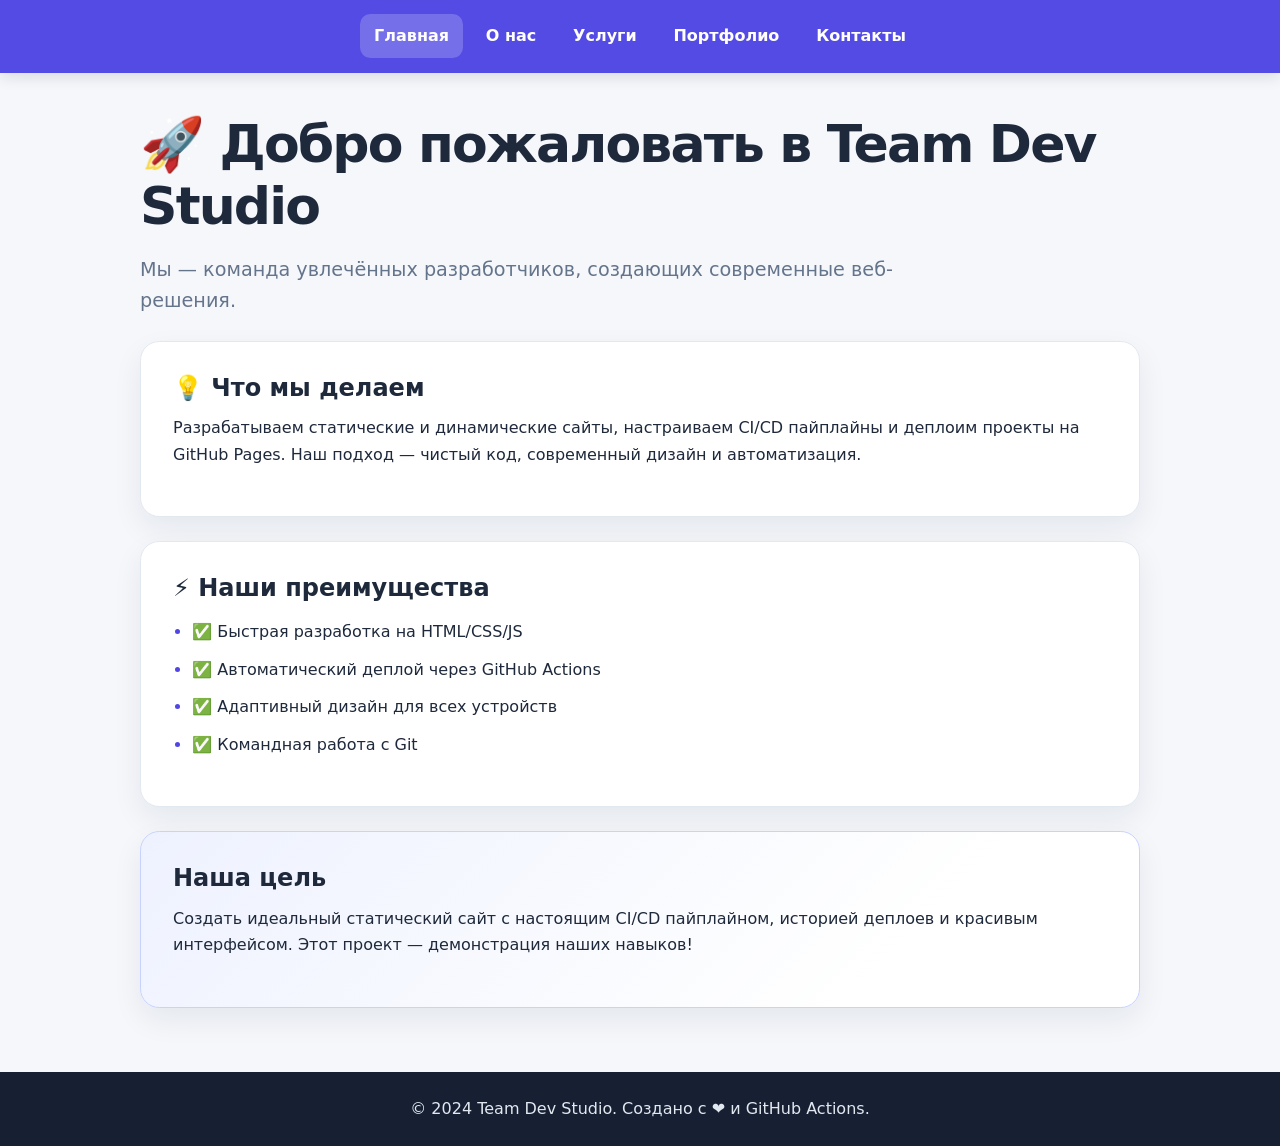
<file: index.html>
<!DOCTYPE html>
<html lang="ru">
<head>
    <meta charset="UTF-8">
    <meta name="viewport" content="width=device-width, initial-scale=1.0">
    <title>Главная | Team Dev Studio</title>
    <link rel="stylesheet" href="assets/style.css">
</head>
<body>
    <header>
        <nav>
            <ul>
                <li><a href="index.html" class="active">Главная</a></li>
                <li><a href="about.html">О нас</a></li>
                <li><a href="services.html">Услуги</a></li>
                <li><a href="portfolio.html">Портфолио</a></li>
                <li><a href="contact.html">Контакты</a></li>
            </ul>
        </nav>
    </header>

    <main class="container">
        <section class="fade-in">
            <h1>🚀 Добро пожаловать в Team Dev Studio</h1>
            <p class="lead">Мы — команда увлечённых разработчиков, создающих современные веб-решения.</p>
        </section>

        <section class="fade-in">
            <div class="card">
                <h2>💡 Что мы делаем</h2>
                <p>Разрабатываем статические и динамические сайты, настраиваем CI/CD пайплайны и деплоим проекты на GitHub Pages. Наш подход — чистый код, современный дизайн и автоматизация.</p>
            </div>
        </section>

        <section class="fade-in">
            <div class="card">
                <h2>⚡ Наши преимущества</h2>
                <ul class="feature-list">
                    <li>✅ Быстрая разработка на HTML/CSS/JS</li>
                    <li>✅ Автоматический деплой через GitHub Actions</li>
                    <li>✅ Адаптивный дизайн для всех устройств</li>
                    <li>✅ Командная работа с Git</li>
                </ul>
            </div>
        </section>

        <section class="fade-in">
            <div class="card highlight">
                <h2> Наша цель</h2>
                <p>Создать идеальный статический сайт с настоящим CI/CD пайплайном, историей деплоев и красивым интерфейсом. Этот проект — демонстрация наших навыков!</p>
            </div>
        </section>
    </main>

    <footer>
        <p>&copy; 2024 Team Dev Studio. Создано с ❤️ и GitHub Actions.</p>
    </footer>

    <script src="assets/script.js"></script>
</body>
</html>
</file>
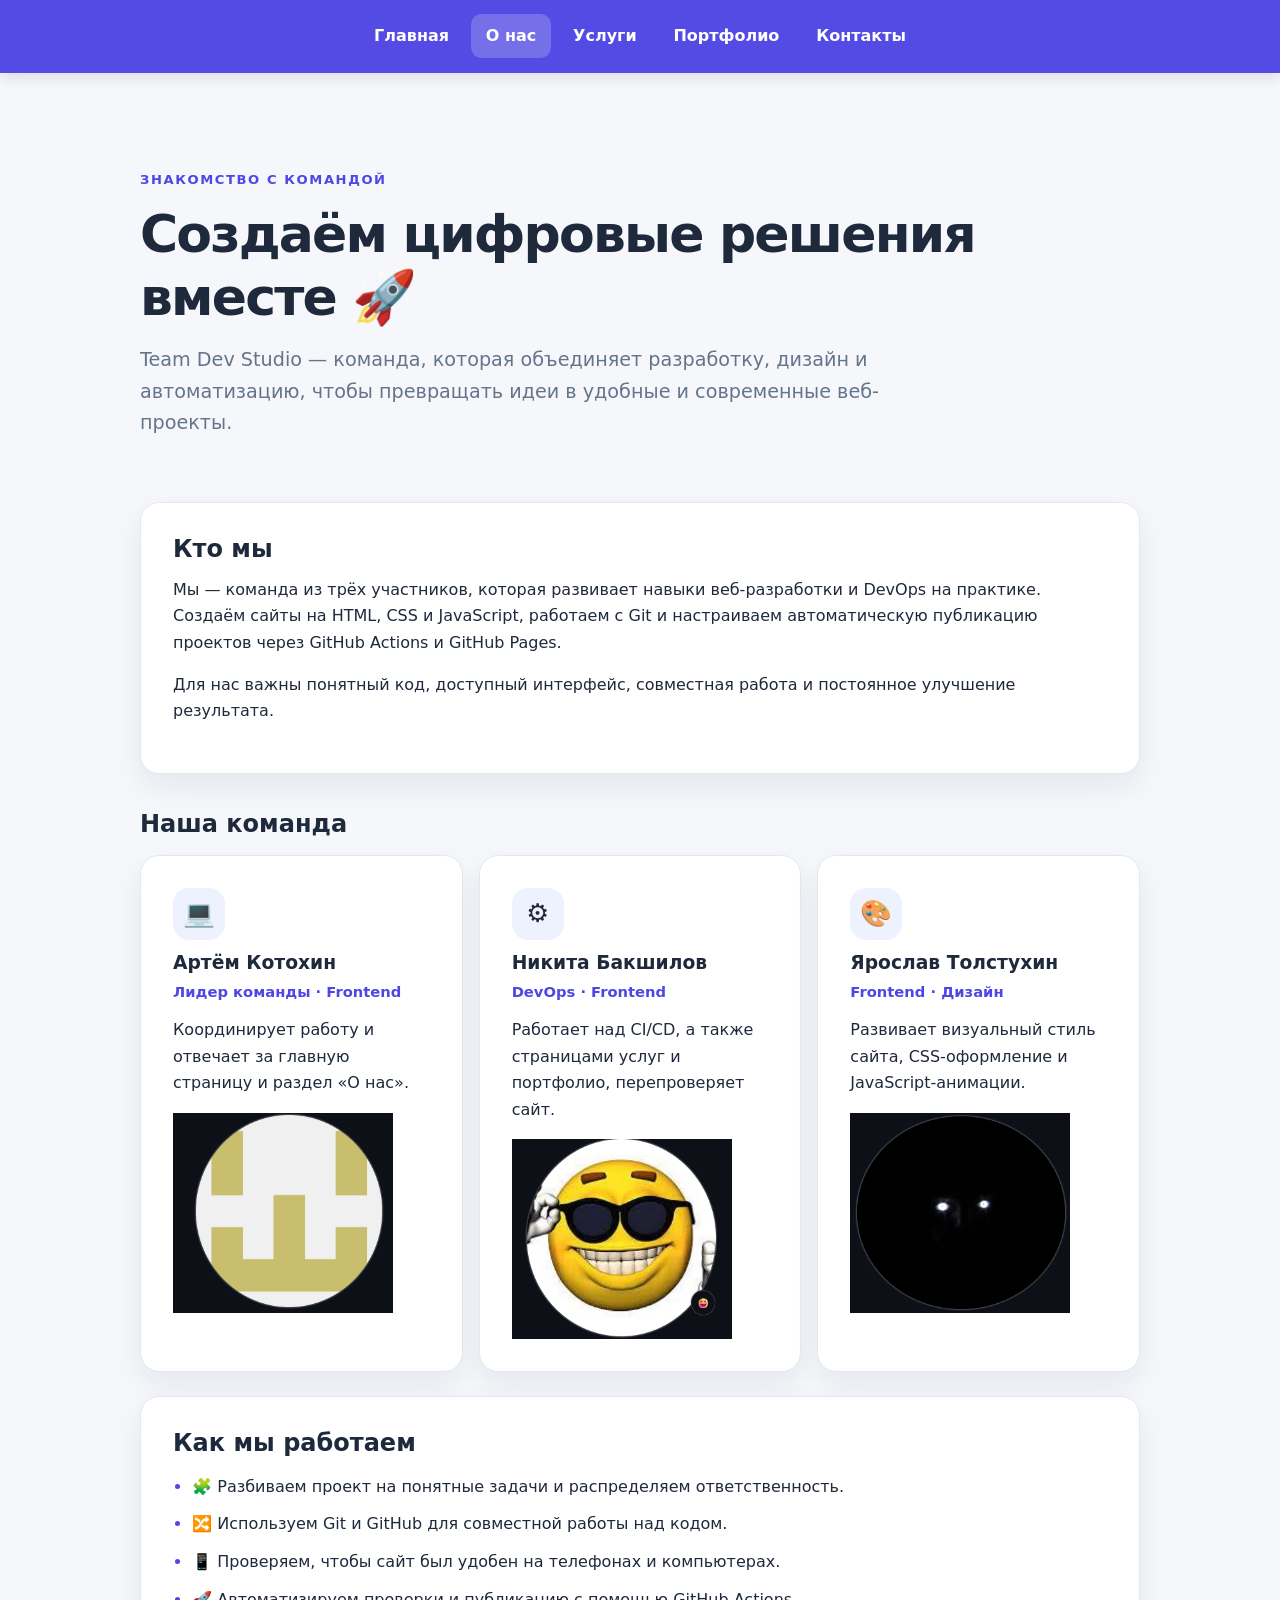
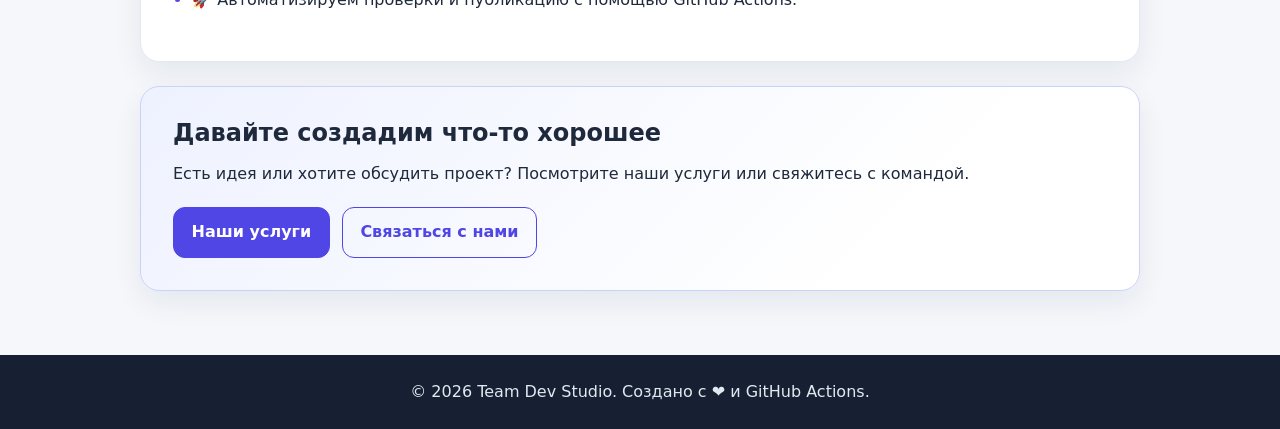
<file: about.html>
<!DOCTYPE html>
<html lang="ru">
<head>
    <meta charset="UTF-8">
    <meta name="viewport" content="width=device-width, initial-scale=1.0">
    <meta name="description" content="Узнайте больше о команде Team Dev Studio, наших принципах и навыках веб-разработки.">
    <title>О нас | Team Dev Studio</title>
    <link rel="stylesheet" href="assets/style.css">
</head>
<body>
    <header>
        <nav aria-label="Основная навигация">
            <ul>
                <li><a href="index.html">Главная</a></li>
                <li><a href="about.html" class="active" aria-current="page">О нас</a></li>
                <li><a href="services.html">Услуги</a></li>
                <li><a href="portfolio.html">Портфолио</a></li>
                <li><a href="contact.html">Контакты</a></li>
            </ul>
        </nav>
    </header>

    <main class="container about-page">
        <section class="fade-in page-hero">
            <p class="eyebrow">Знакомство с командой</p>
            <h1>Создаём цифровые решения вместе 🚀</h1>
            <p class="lead">Team Dev Studio — команда, которая объединяет разработку, дизайн и автоматизацию, чтобы превращать идеи в удобные и современные веб-проекты.</p>
        </section>

        <section class="fade-in">
            <div class="card">
                <h2>Кто мы</h2>
                <p>Мы — команда из трёх участников, которая развивает навыки веб-разработки и DevOps на практике. Создаём сайты на HTML, CSS и JavaScript, работаем с Git и настраиваем автоматическую публикацию проектов через GitHub Actions и GitHub Pages.</p>
                <p>Для нас важны понятный код, доступный интерфейс, совместная работа и постоянное улучшение результата.</p>
            </div>
        </section>

        <section class="fade-in">
            <h2 class="section-title">Наша команда</h2>
            <div class="team-grid">
                <article class="card team-card">
                    <div class="team-icon" aria-hidden="true">💻</div>
                    <h3>Артём Котохин</h3>
                    <p class="team-role">Лидер команды · Frontend</p>
                    <p>Координирует работу и отвечает за главную страницу и раздел «О нас».</p>
                    <img class="card-main" src="Artem.png">
                </article>
                <article class="card team-card">
                    <div class="team-icon" aria-hidden="true">⚙️</div>
                    <h3>Никита Бакшилов</h3>
                    <p class="team-role">DevOps · Frontend</p>
                    <p>Работает над CI/CD, а также страницами услуг и портфолио, перепроверяет сайт.</p>
                    <img class="card-main" src="nikit.png">
                </article>
                <article class="card team-card">
                    <div class="team-icon" aria-hidden="true">🎨</div>
                    <h3>Ярослав Толстухин</h3>
                    <p class="team-role">Frontend · Дизайн</p>
                    <p>Развивает визуальный стиль сайта, CSS-оформление и JavaScript-анимации.</p>
                    <img class="card-main" src="Yarik.png">
                </article>
            </div>
        </section>

        <section class="fade-in">
            <div class="card">
                <h2>Как мы работаем</h2>
                <ul class="feature-list">
                    <li>🧩 Разбиваем проект на понятные задачи и распределяем ответственность.</li>
                    <li>🔀 Используем Git и GitHub для совместной работы над кодом.</li>
                    <li>📱 Проверяем, чтобы сайт был удобен на телефонах и компьютерах.</li>
                    <li>🚀 Автоматизируем проверки и публикацию с помощью GitHub Actions.</li>
                </ul>
            </div>
        </section>

        <section class="fade-in">
            <div class="card highlight">
                <h2>Давайте создадим что-то хорошее</h2>
                <p>Есть идея или хотите обсудить проект? Посмотрите наши услуги или свяжитесь с командой.</p>
                <div class="button-row">
                    <a class="button-link" href="services.html">Наши услуги</a>
                    <a class="button-link button-link-secondary" href="contact.html">Связаться с нами</a>
                </div>
            </div>
        </section>
    </main>

    <footer>
        <p>&copy; 2026 Team Dev Studio. Создано с ❤️ и GitHub Actions.</p>
    </footer>

    <script src="assets/script.js"></script>
</body>
</html>
</file>
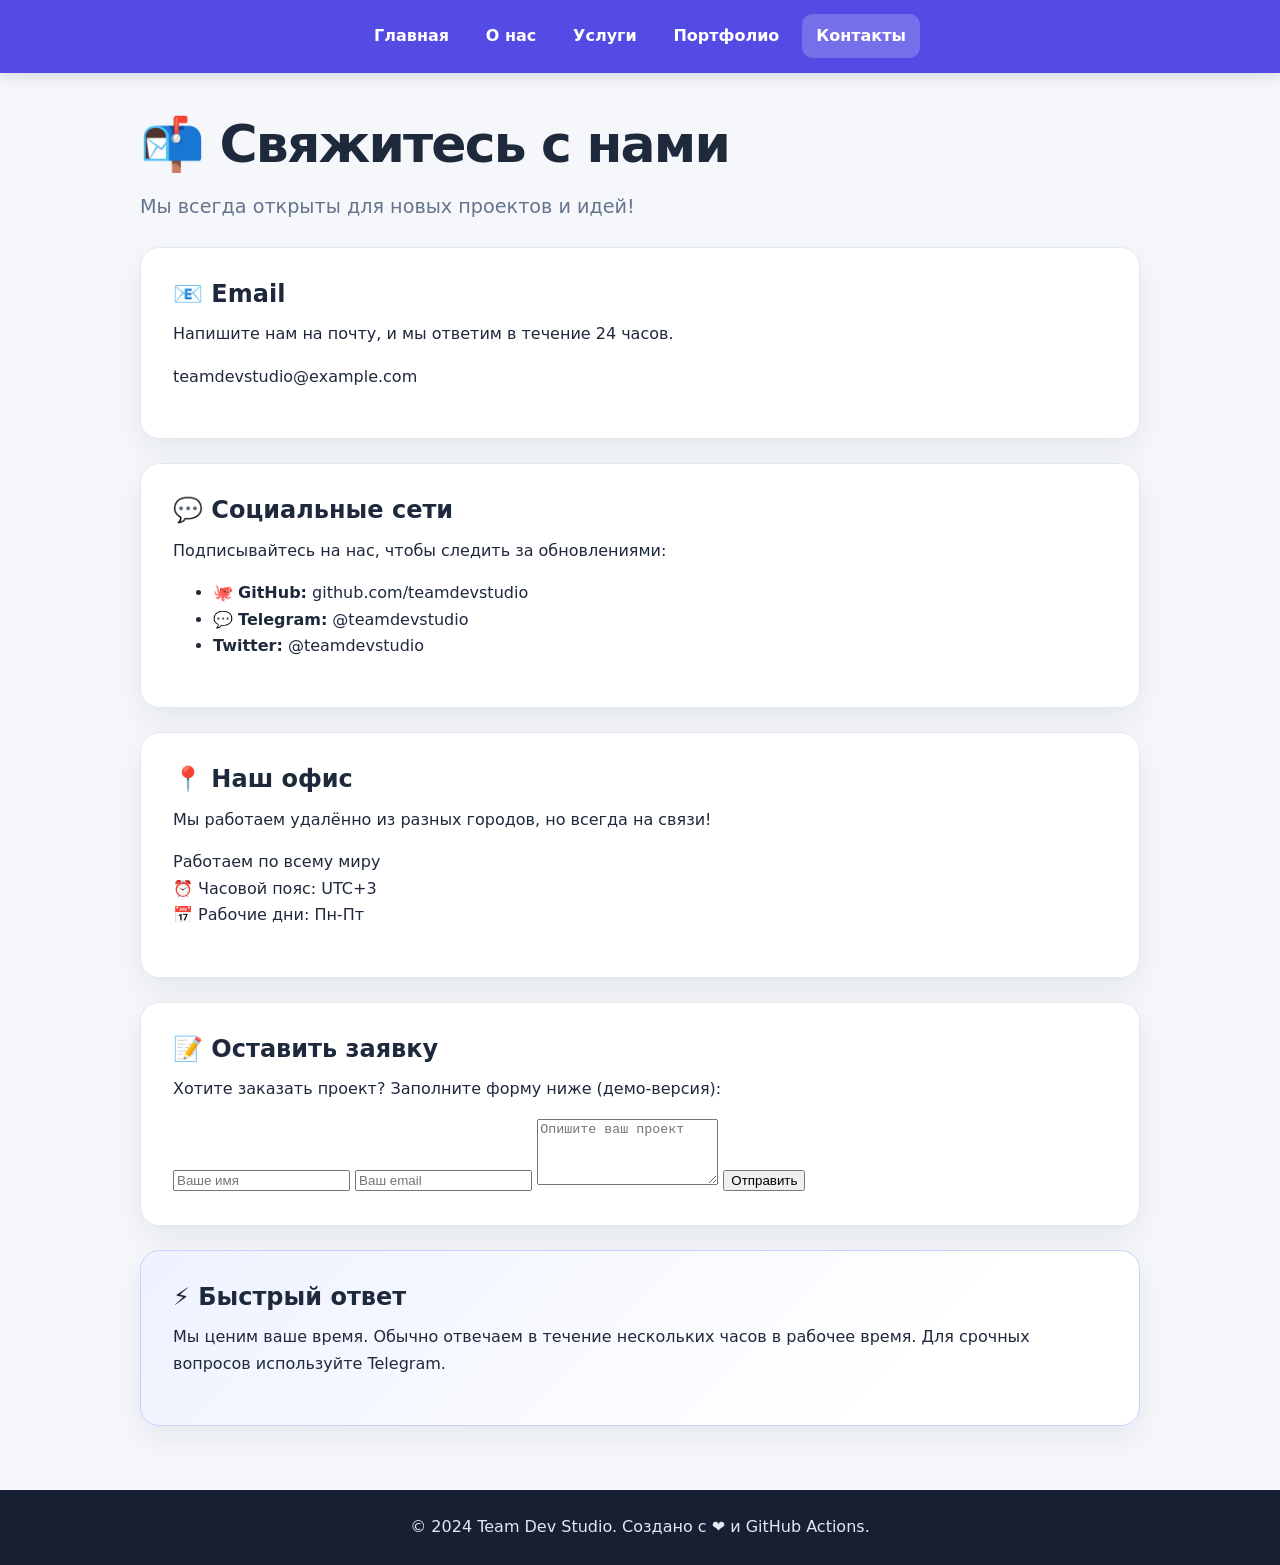
<file: contact.html>
<!DOCTYPE html>
<html lang="ru">
<head>
    <meta charset="UTF-8">
    <meta name="viewport" content="width=device-width, initial-scale=1.0">
    <title>Контакты | Team Dev Studio</title>
    <link rel="stylesheet" href="assets/style.css">
</head>
<body>
    <header>
        <nav>
            <ul>
                <li><a href="index.html">Главная</a></li>
                <li><a href="about.html">О нас</a></li>
                <li><a href="services.html">Услуги</a></li>
                <li><a href="portfolio.html">Портфолио</a></li>
                <li><a href="contact.html" class="active">Контакты</a></li>
            </ul>
        </nav>
    </header>

    <main class="container">
        <section class="fade-in">
            <h1>📬 Свяжитесь с нами</h1>
            <p class="lead">Мы всегда открыты для новых проектов и идей!</p>
        </section>

        <section class="fade-in">
            <div class="card">
                <h2>📧 Email</h2>
                <p>Напишите нам на почту, и мы ответим в течение 24 часов.</p>
                <p class="contact-info">teamdevstudio@example.com</p>
            </div>
        </section>

        <section class="fade-in">
            <div class="card">
                <h2>💬 Социальные сети</h2>
                <p>Подписывайтесь на нас, чтобы следить за обновлениями:</p>
                <ul class="contact-list">
                    <li>🐙 <strong>GitHub:</strong> github.com/teamdevstudio</li>
                    <li>💬 <strong>Telegram:</strong> @teamdevstudio</li>
                    <li> <strong>Twitter:</strong> @teamdevstudio</li>
                </ul>
            </div>
        </section>

        <section class="fade-in">
            <div class="card">
                <h2>📍 Наш офис</h2>
                <p>Мы работаем удалённо из разных городов, но всегда на связи!</p>
                <p class="contact-info">
                     Работаем по всему миру<br>
                    ⏰ Часовой пояс: UTC+3<br>
                    📅 Рабочие дни: Пн-Пт
                </p>
            </div>
        </section>

        <section class="fade-in">
            <div class="card">
                <h2>📝 Оставить заявку</h2>
                <p>Хотите заказать проект? Заполните форму ниже (демо-версия):</p>
                <form class="contact-form" onsubmit="event.preventDefault(); alert('Спасибо! Мы свяжемся с вами.');">
                    <input type="text" placeholder="Ваше имя" required>
                    <input type="email" placeholder="Ваш email" required>
                    <textarea placeholder="Опишите ваш проект" rows="4" required></textarea>
                    <button type="submit">Отправить</button>
                </form>
            </div>
        </section>

        <section class="fade-in">
            <div class="card highlight">
                <h2>⚡ Быстрый ответ</h2>
                <p>Мы ценим ваше время. Обычно отвечаем в течение нескольких часов в рабочее время. Для срочных вопросов используйте Telegram.</p>
            </div>
        </section>
    </main>

    <footer>
        <p>&copy; 2024 Team Dev Studio. Создано с ❤️ и GitHub Actions.</p>
    </footer>

    <script src="assets/script.js"></script>
</body>
</html>
</file>
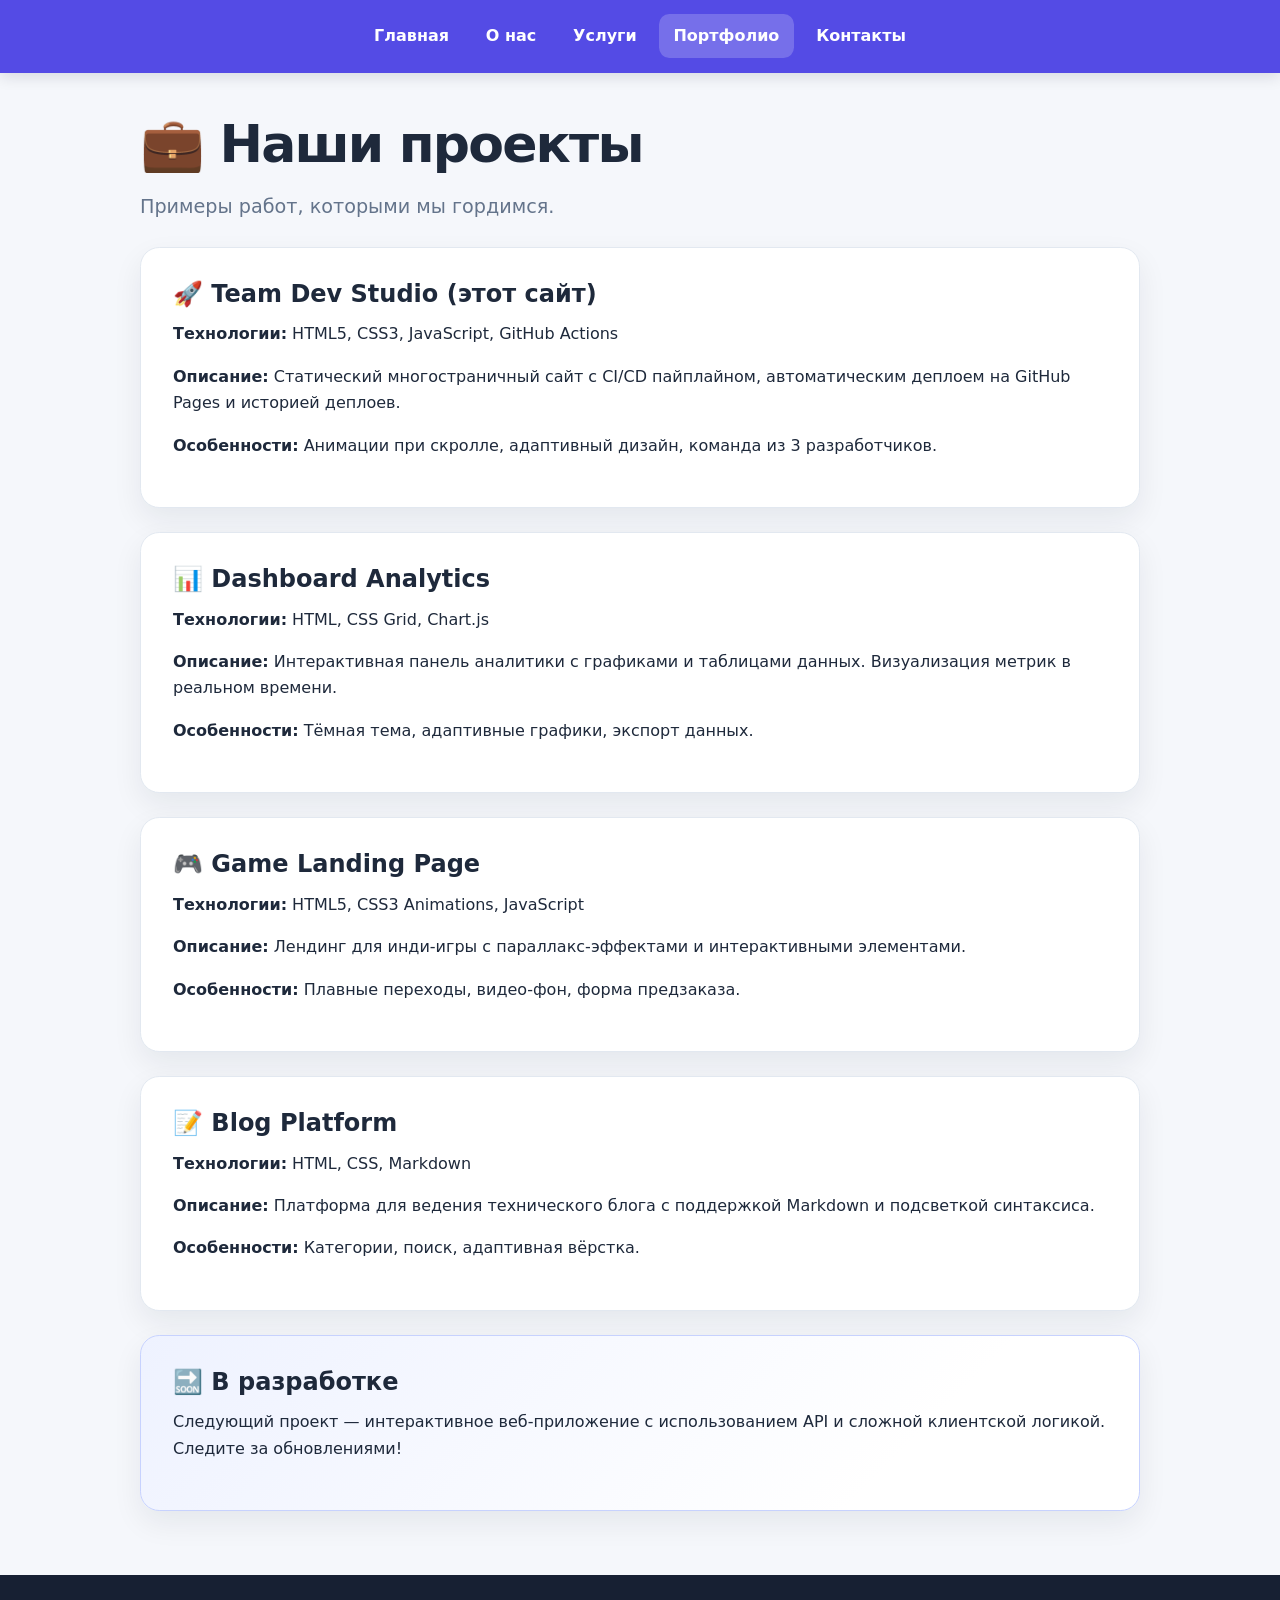
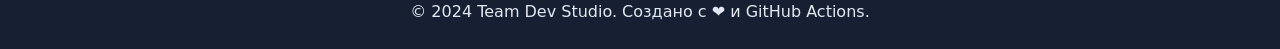
<file: portfolio.html>
<!DOCTYPE html>
<html lang="ru">
<head>
    <meta charset="UTF-8">
    <meta name="viewport" content="width=device-width, initial-scale=1.0">
    <title>Портфолио | Team Dev Studio</title>
    <link rel="stylesheet" href="assets/style.css">
</head>
<body>
    <header>
        <nav>
            <ul>
                <li><a href="index.html">Главная</a></li>
                <li><a href="about.html">О нас</a></li>
                <li><a href="services.html">Услуги</a></li>
                <li><a href="portfolio.html" class="active">Портфолио</a></li>
                <li><a href="contact.html">Контакты</a></li>
            </ul>
        </nav>
    </header>

    <main class="container">
        <section class="fade-in">
            <h1>💼 Наши проекты</h1>
            <p class="lead">Примеры работ, которыми мы гордимся.</p>
        </section>

        <section class="fade-in">
            <div class="card project-card">
                <h2>🚀 Team Dev Studio (этот сайт)</h2>
                <p><strong>Технологии:</strong> HTML5, CSS3, JavaScript, GitHub Actions</p>
                <p><strong>Описание:</strong> Статический многостраничный сайт с CI/CD пайплайном, автоматическим деплоем на GitHub Pages и историей деплоев.</p>
                <p><strong>Особенности:</strong> Анимации при скролле, адаптивный дизайн, команда из 3 разработчиков.</p>
            </div>
        </section>

        <section class="fade-in">
            <div class="card project-card">
                <h2>📊 Dashboard Analytics</h2>
                <p><strong>Технологии:</strong> HTML, CSS Grid, Chart.js</p>
                <p><strong>Описание:</strong> Интерактивная панель аналитики с графиками и таблицами данных. Визуализация метрик в реальном времени.</p>
                <p><strong>Особенности:</strong> Тёмная тема, адаптивные графики, экспорт данных.</p>
            </div>
        </section>

        <section class="fade-in">
            <div class="card project-card">
                <h2>🎮 Game Landing Page</h2>
                <p><strong>Технологии:</strong> HTML5, CSS3 Animations, JavaScript</p>
                <p><strong>Описание:</strong> Лендинг для инди-игры с параллакс-эффектами и интерактивными элементами.</p>
                <p><strong>Особенности:</strong> Плавные переходы, видео-фон, форма предзаказа.</p>
            </div>
        </section>

        <section class="fade-in">
            <div class="card project-card">
                <h2>📝 Blog Platform</h2>
                <p><strong>Технологии:</strong> HTML, CSS, Markdown</p>
                <p><strong>Описание:</strong> Платформа для ведения технического блога с поддержкой Markdown и подсветкой синтаксиса.</p>
                <p><strong>Особенности:</strong> Категории, поиск, адаптивная вёрстка.</p>
            </div>
        </section>

        <section class="fade-in">
            <div class="card highlight">
                <h2>🔜 В разработке</h2>
                <p>Следующий проект — интерактивное веб-приложение с использованием API и сложной клиентской логикой. Следите за обновлениями!</p>
            </div>
        </section>
    </main>

    <footer>
        <p>&copy; 2024 Team Dev Studio. Создано с ❤️ и GitHub Actions.</p>
    </footer>

    <script src="assets/script.js"></script>
</body>
</html>
</file>
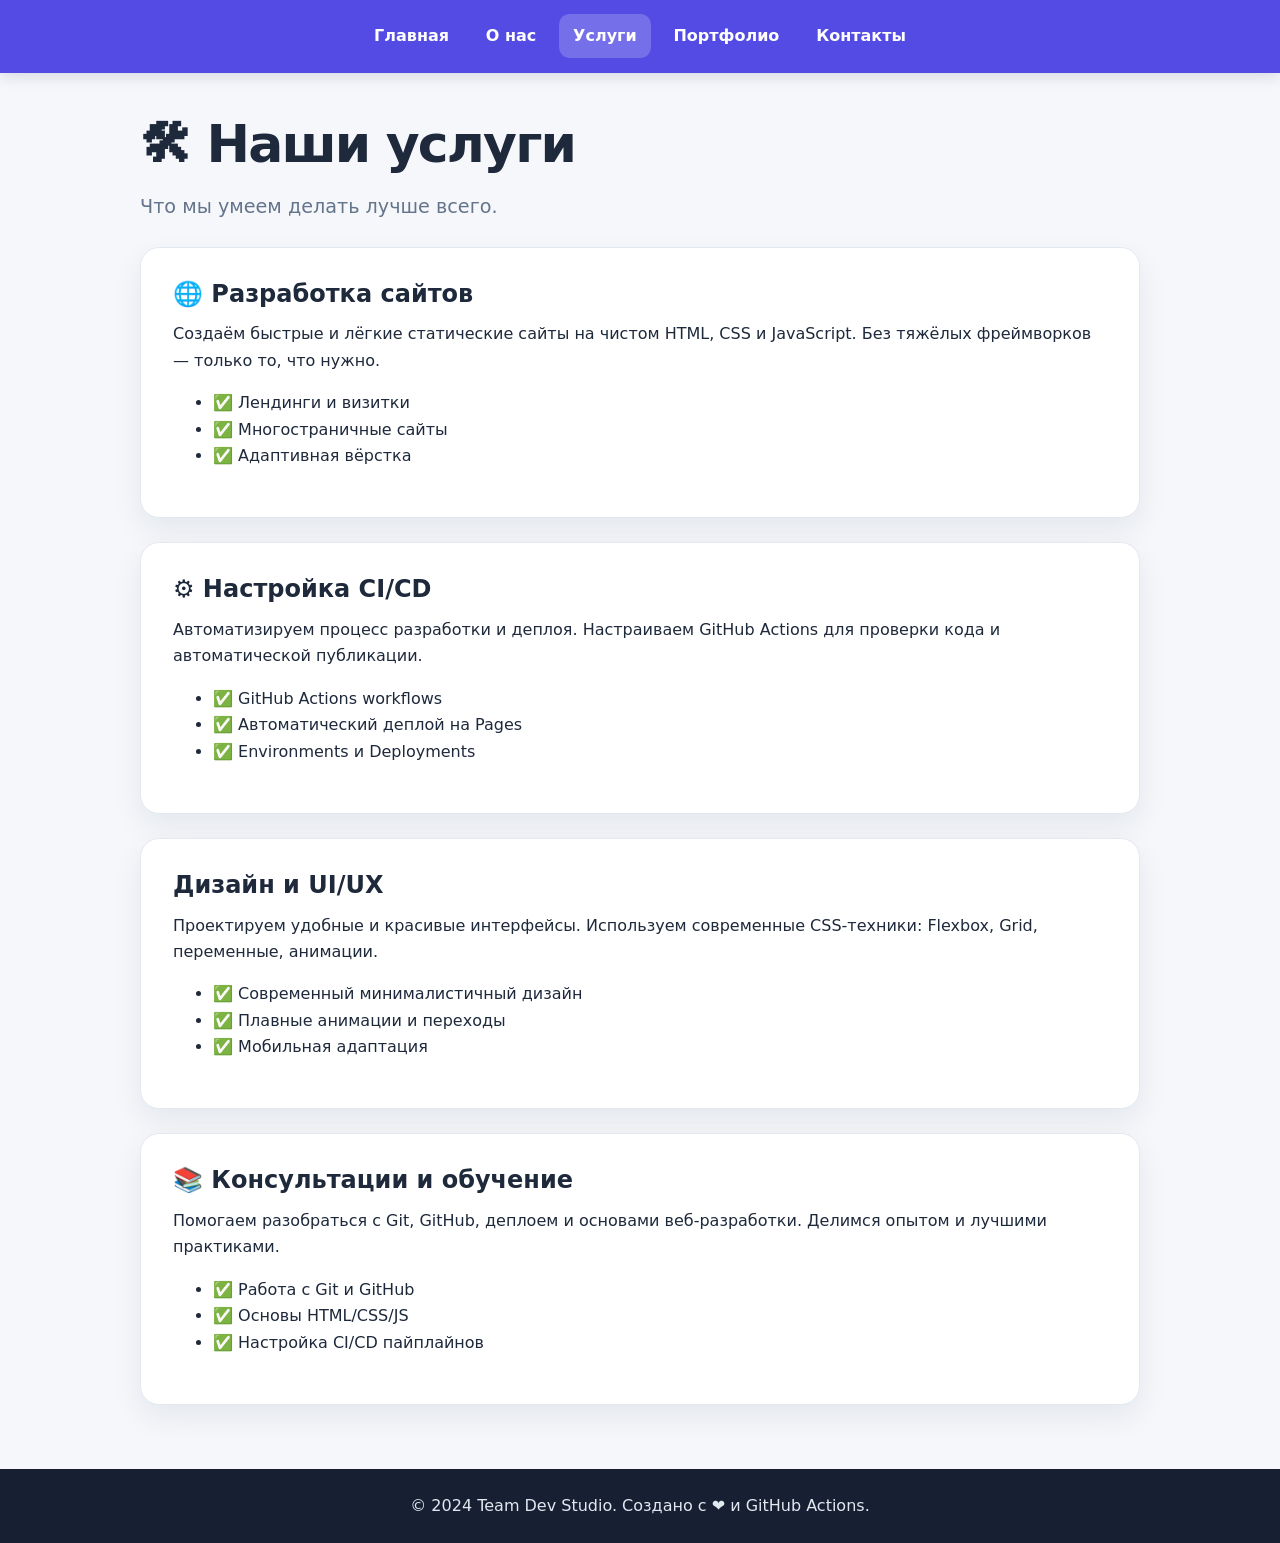
<file: services.html>
<!DOCTYPE html>
<html lang="ru">
<head>
    <meta charset="UTF-8">
    <meta name="viewport" content="width=device-width, initial-scale=1.0">
    <title>Услуги | Team Dev Studio</title>
    <link rel="stylesheet" href="assets/style.css">
</head>
<body>
    <header>
        <nav>
            <ul>
                <li><a href="index.html">Главная</a></li>
                <li><a href="about.html">О нас</a></li>
                <li><a href="services.html" class="active">Услуги</a></li>
                <li><a href="portfolio.html">Портфолио</a></li>
                <li><a href="contact.html">Контакты</a></li>
            </ul>
        </nav>
    </header>

    <main class="container">
        <section class="fade-in">
            <h1>🛠 Наши услуги</h1>
            <p class="lead">Что мы умеем делать лучше всего.</p>
        </section>

        <section class="fade-in">
            <div class="card">
                <h2>🌐 Разработка сайтов</h2>
                <p>Создаём быстрые и лёгкие статические сайты на чистом HTML, CSS и JavaScript. Без тяжёлых фреймворков — только то, что нужно.</p>
                <ul>
                    <li>✅ Лендинги и визитки</li>
                    <li>✅ Многостраничные сайты</li>
                    <li>✅ Адаптивная вёрстка</li>
                </ul>
            </div>
        </section>

        <section class="fade-in">
            <div class="card">
                <h2>⚙️ Настройка CI/CD</h2>
                <p>Автоматизируем процесс разработки и деплоя. Настраиваем GitHub Actions для проверки кода и автоматической публикации.</p>
                <ul>
                    <li>✅ GitHub Actions workflows</li>
                    <li>✅ Автоматический деплой на Pages</li>
                    <li>✅ Environments и Deployments</li>
                </ul>
            </div>
        </section>

        <section class="fade-in">
            <div class="card">
                <h2> Дизайн и UI/UX</h2>
                <p>Проектируем удобные и красивые интерфейсы. Используем современные CSS-техники: Flexbox, Grid, переменные, анимации.</p>
                <ul>
                    <li>✅ Современный минималистичный дизайн</li>
                    <li>✅ Плавные анимации и переходы</li>
                    <li>✅ Мобильная адаптация</li>
                </ul>
            </div>
        </section>

        <section class="fade-in">
            <div class="card">
                <h2>📚 Консультации и обучение</h2>
                <p>Помогаем разобраться с Git, GitHub, деплоем и основами веб-разработки. Делимся опытом и лучшими практиками.</p>
                <ul>
                    <li>✅ Работа с Git и GitHub</li>
                    <li>✅ Основы HTML/CSS/JS</li>
                    <li>✅ Настройка CI/CD пайплайнов</li>
                </ul>
            </div>
        </section>
    </main>

    <footer>
        <p>&copy; 2024 Team Dev Studio. Создано с ❤️ и GitHub Actions.</p>
    </footer>

    <script src="assets/script.js"></script>
</body>
</html>
</file>
<file: assets/style.css>
:root {
    --primary: #4f46e5;
    --primary-dark: #3730a3;
    --bg: #f5f7fb;
    --text: #1e293b;
    --muted: #64748b;
    --card-bg: #ffffff;
    --border: #e2e8f0;
    --shadow: 0 12px 30px rgba(15, 23, 42, 0.07);
}

* {
    box-sizing: border-box;
}

html {
    scroll-behavior: smooth;
}

body {
    margin: 0;
    min-height: 100vh;
    display: flex;
    flex-direction: column;
    font-family: "Segoe UI", system-ui, -apple-system, sans-serif;
    line-height: 1.65;
    background: var(--bg);
    color: var(--text);
}

header {
    position: sticky;
    top: 0;
    z-index: 10;
    padding: 0.9rem 1rem;
    background: rgba(79, 70, 229, 0.97);
    box-shadow: 0 4px 14px rgba(15, 23, 42, 0.12);
    backdrop-filter: blur(10px);
}

nav ul {
    display: flex;
    flex-wrap: wrap;
    justify-content: center;
    align-items: center;
    gap: 0.5rem;
    max-width: 1100px;
    margin: 0 auto;
    padding: 0;
    list-style: none;
}

nav a {
    display: inline-block;
    padding: 0.55rem 0.9rem;
    border-radius: 0.65rem;
    color: #fff;
    font-weight: 650;
    text-decoration: none;
    transition: background 180ms ease, transform 180ms ease;
}

nav a:hover,
nav a.active {
    background: rgba(255, 255, 255, 0.2);
}

nav a:hover {
    transform: translateY(-1px);
}

nav a:focus-visible,
.button-link:focus-visible {
    outline: 3px solid #fbbf24;
    outline-offset: 3px;
}

.container {
    width: min(100% - 2rem, 1000px);
    margin: 2.5rem auto;
    flex: 1;
}

h1, h2, h3 {
    line-height: 1.2;
}

h1 {
    margin: 0 0 1rem;
    font-size: clamp(2rem, 5vw, 3.25rem);
    letter-spacing: -0.035em;
}

h2 {
    margin-top: 0;
}

p {
    margin-top: 0;
}

.lead {
    max-width: 760px;
    color: var(--muted);
    font-size: clamp(1.05rem, 2vw, 1.2rem);
}

.page-hero {
    padding: clamp(1.5rem, 5vw, 3.5rem) 0 1.25rem;
}

.eyebrow {
    margin-bottom: 0.8rem;
    color: var(--primary);
    font-size: 0.82rem;
    font-weight: 800;
    letter-spacing: 0.12em;
    text-transform: uppercase;
}

section {
    margin-bottom: 1.5rem;
}

.card {
    padding: clamp(1.25rem, 3vw, 2rem);
    border: 1px solid var(--border);
    border-radius: 1.2rem;
    background: var(--card-bg);
    box-shadow: var(--shadow);
}

.card h2 {
    margin-bottom: 0.8rem;
}

.card-main {
    display: flex;
    height: 200px;
    width: 220px;
}

.section-title {
    margin: 2.25rem 0 1rem;
}

.team-grid {
    display: grid;
    grid-template-columns: repeat(3, minmax(0, 1fr));
    gap: 1rem;
}

.team-card {
    height: 100%;
    transition: transform 180ms ease, box-shadow 180ms ease;
}

.team-card:hover {
    transform: translateY(-4px);
    box-shadow: 0 18px 38px rgba(15, 23, 42, 0.11);
}

.team-card h3 {
    margin: 0.75rem 0 0.4rem;
}

.team-icon {
    display: grid;
    width: 3.25rem;
    height: 3.25rem;
    place-items: center;
    border-radius: 1rem;
    background: #eef2ff;
    font-size: 1.6rem;
}

.team-role {
    margin-bottom: 0.8rem;
    color: var(--primary);
    font-size: 0.92rem;
    font-weight: 700;
}

.feature-list {
    display: grid;
    gap: 0.7rem;
    padding-left: 1.2rem;
}

.feature-list li::marker {
    color: var(--primary);
}

.highlight {
    border-color: #c7d2fe;
    background: linear-gradient(135deg, #eef2ff, #ffffff 75%);
}

.button-row {
    display: flex;
    flex-wrap: wrap;
    gap: 0.75rem;
    margin-top: 1.25rem;
}

.button-link {
    display: inline-flex;
    align-items: center;
    justify-content: center;
    min-height: 2.8rem;
    padding: 0.7rem 1.1rem;
    border: 1px solid var(--primary);
    border-radius: 0.75rem;
    background: var(--primary);
    color: white;
    font-weight: 700;
    text-decoration: none;
    transition: background 180ms ease, transform 180ms ease;
}

.button-link:hover {
    transform: translateY(-2px);
    background: var(--primary-dark);
}

.button-link-secondary {
    background: transparent;
    color: var(--primary);
}

.button-link-secondary:hover {
    background: #e0e7ff;
    color: var(--primary-dark);
}

footer {
    margin-top: auto;
    padding: 1.5rem 1rem;
    background: #172033;
    color: #e2e8f0;
    text-align: center;
}

footer p {
    margin: 0;
}

/* Анимация не мешает содержимому отображаться, если JavaScript отключён. */
.fade-in {
    animation: fade-up 650ms ease both;
}

@keyframes fade-up {
    from {
        opacity: 0;
        transform: translateY(12px);
    }
    to {
        opacity: 1;
        transform: translateY(0);
    }
}

@media (max-width: 760px) {
    .team-grid {
        grid-template-columns: 1fr;
    }

    .container {
        margin-top: 1.5rem;
    }

    header {
        position: static;
    }
}

@media (max-width: 480px) {
    nav ul {
        gap: 0.25rem;
    }

    nav a {
        padding: 0.45rem 0.6rem;
        font-size: 0.92rem;
    }

    .button-row,
    .button-link {
        width: 100%;
    }
}

@media (prefers-reduced-motion: reduce) {
    html {
        scroll-behavior: auto;
    }

    *,
    *::before,
    *::after {
        animation-duration: 0.01ms !important;
        animation-iteration-count: 1 !important;
        transition-duration: 0.01ms !important;
    }
}
</file>
